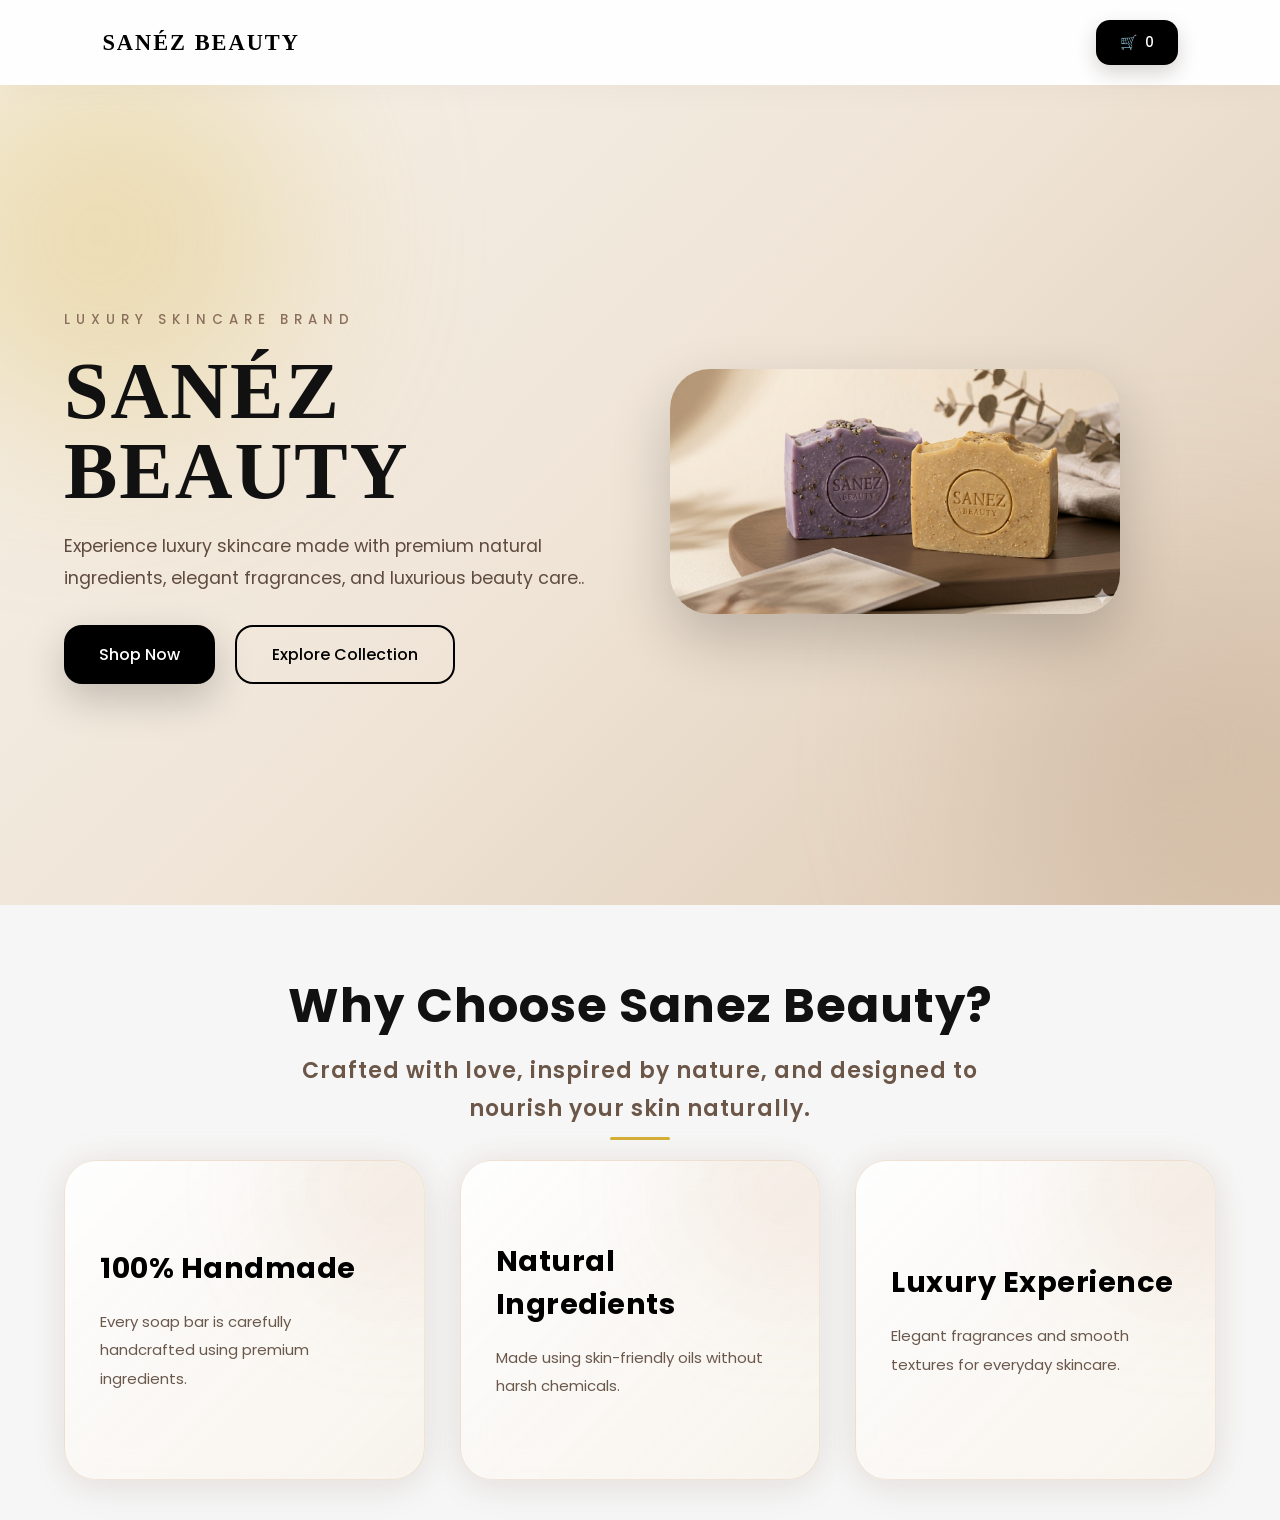
<file: index.html>
<!DOCTYPE html>
<html lang="en">

<head>
    <meta charset="UTF-8" />
    <meta name="viewport" content="width=device-width, initial-scale=1.0" />
    <title>SANÉZ BEAUTY</title>

    <link rel="preconnect" href="https://fonts.googleapis.com">
    <link rel="preconnect" href="https://fonts.gstatic.com" crossorigin>

    <link href="https://fonts.googleapis.com/css2?family=Poppins:wght@300;400;500;600;700&display=swap"
        rel="stylesheet">

    <link rel="stylesheet" href="style.css">
</head>

<body>

    <!-- NAVBAR (NEW - GLOBAL SYSTEM STARTS) -->
    <nav class="navbar">
        <div class="logo">SANÉZ BEAUTY</div>

        <button class="cart-btn" onclick="openCart()">
            🛒 <span id="cartCount">0</span>
        </button>
    </nav>

    <!-- HERO (UNCHANGED DESIGN) -->
    <section class="hero">
        <div class="glow glow1"></div>
        <div class="glow glow2"></div>

        <div class="hero-content">
            <div class="hero-text hidden">
                <small>Luxury skincare brand</small>
                <h1 class="hh">SANÉZ BEAUTY</h1>

                <p>
                    Experience luxury skincare made with premium natural ingredients, elegant fragrances, and luxurious
                    beauty care..
                </p>

                <div class="buttons">
                    <!-- NOW FUNCTIONAL -->
                    <button class="btn primary-btn" onclick="goToShop()">
                        Shop Now
                    </button>

                    <button class="btn secondary-btn" onclick="goToShop()">
                        Explore Collection
                    </button>
                </div>
            </div>

            <div class="hero-image hidden">
                <img src="soap.png" alt="Soap">
            </div>
        </div>
    </section>

    <!-- FEATURES (UNCHANGED DESIGN) -->
    <section>
        <div class="section-title hidden">
            <h2>Why Choose Sanez Beauty?</h2>

            <p>
                Crafted with love, inspired by nature, and designed to nourish your skin naturally.
            </p>
        </div>

        <div class="features-grid">
            <div class="feature-card hidden">
                <h3>100% Handmade</h3>
                <p>Every soap bar is carefully handcrafted using premium ingredients.</p>
            </div>

            <div class="feature-card hidden">

                <h3>Natural Ingredients</h3>
                <p>Made using skin-friendly oils without harsh chemicals.</p>
            </div>

            <div class="feature-card hidden">
                    
                <h3>Luxury Experience</h3>
                <p>Elegant fragrances and smooth textures for everyday skincare.</p>
            </div>
        </div>
    </section>

    <script src="app.js"></script>
</body>

</html>
</file>
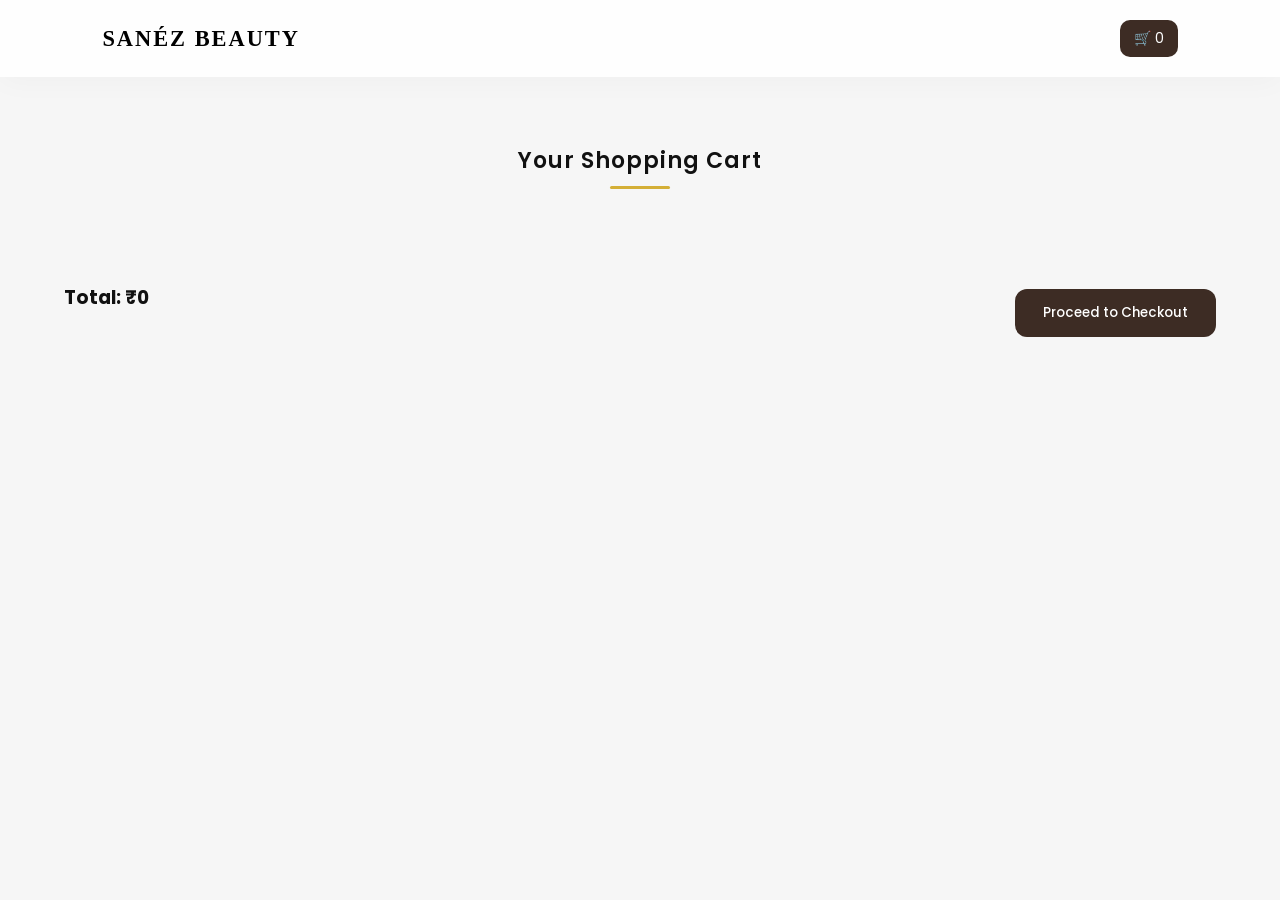
<file: cart.html>
<!DOCTYPE html>
<html lang="en">
<head>
  <meta charset="UTF-8">
  <meta name="viewport" content="width=device-width, initial-scale=1.0">
  <title>Your Cart - SANÉZ BEAUTY</title>

  <link href="https://fonts.googleapis.com/css2?family=Poppins:wght@300;400;500;600;700&display=swap" rel="stylesheet">

  <link rel="stylesheet" href="style.css">
</head>

<body>

<!-- NAVBAR -->
<nav class="navbar">
  <div class="logo">SANÉZ BEAUTY</div>

  <div class="cart" onclick="goToShop()">
    🛒 <span id="cartCount">0</span>
  </div>
</nav>

<!-- CART SECTION -->
<section class="cart-page">

  <h2 class="section-title">Your Shopping Cart</h2>

  <div id="cartItems" class="cart-container"></div>

  <div class="cart-footer">
    <h3 id="totalPrice">Total: ₹0</h3>

    <button onclick="goToPayment()" class="checkout-btn">
      Proceed to Checkout
    </button>
  </div>

</section>

<script src="app.js"></script>
</body>
</html>
</file>
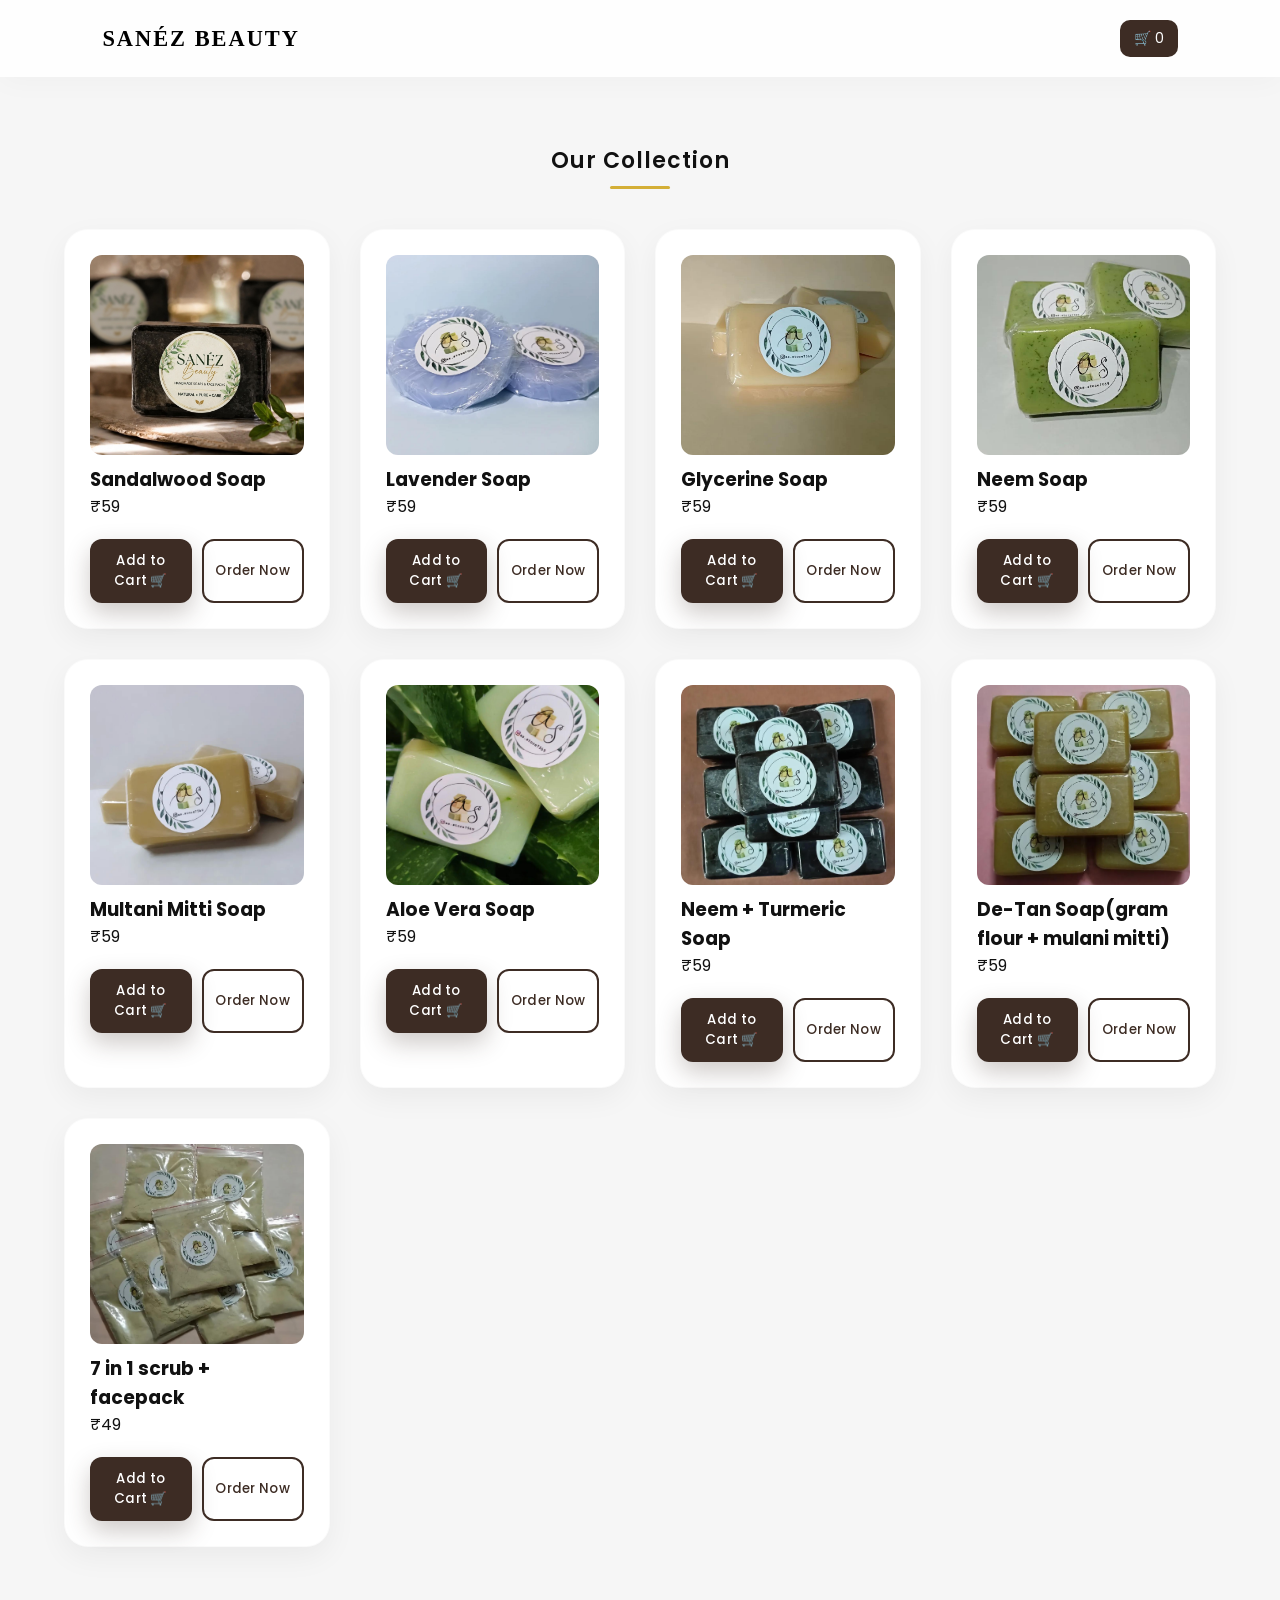
<file: container.html>
<!DOCTYPE html>
<html lang="en">
<head>
  <meta charset="UTF-8">
  <meta name="viewport" content="width=device-width, initial-scale=1.0">
  <title>SANÉZ BEAUTY - Collection</title>

  <link href="https://fonts.googleapis.com/css2?family=Poppins:wght@300;400;500;600;700&display=swap" rel="stylesheet">

  <script src="https://cdnjs.cloudflare.com/ajax/libs/gsap/3.12.2/gsap.min.js"></script>

  <link rel="stylesheet" href="style.css">
</head>

<body>

<!-- NAVBAR (GLOBAL) -->
<nav class="navbar">
  <div class="logo">SANÉZ BEAUTY</div>

  <div class="cart" onclick="openCart()">
    🛒 <span id="cartCount">0</span>
  </div>
</nav>

<!-- TITLE -->
<section class="page active">
  <h2 class="section-title">Our Collection</h2>

  <div id="products" class="grid"></div>
</section>

<script src="app.js"></script>
</body>
</html>
</file>
<file: style.css>
/* ==========================================================================
   1. GLOBAL STYLES & VARIABLES
   ========================================================================== */
.navbar{
  position:sticky;
  top:0;
  z-index:1000;
  display:flex;
  justify-content:space-between;
  align-items:center;
  padding:18px 30px;
  background:rgba(255,255,255,0.6);
  backdrop-filter:blur(10px);
}
.imgBox{
  width:100%;
  height:200px;
  overflow:hidden;
  border-radius:12px;
  margin-bottom:10px;
}
.imgBox{
  width:100%;
  height:200px;
  overflow:hidden;
  border-radius:12px;
  margin-bottom:10px;
}
button{
  font-family: 'Poppins', sans-serif;
}

/* Base product buttons */
.card button{
  width: 48%;
  padding: 12px 10px;
  margin-top: 10px;
  border: none;
  border-radius: 12px;
  cursor: pointer;
  font-weight: 500;
  transition: all 0.3s ease;
  letter-spacing: 0.3px;
}

/* ADD TO CART BUTTON */
.card button:first-of-type{
  background: #3d2c24;
  color: #fff;
  box-shadow: 0 10px 25px rgba(61,44,36,0.25);
}

/* BUY NOW BUTTON */
.card button:last-of-type{
  background: transparent;
  border: 2px solid #3d2c24;
  color: #3d2c24;
}

/* HOVER EFFECTS */
.card button:hover{
  transform: translateY(-4px);
}

.card button:first-of-type:hover{
  background: #2b1f19;
}
.btn-group{
  display:flex;
  justify-content:space-between;
  gap:10px;
  margin-top:10px;
}
.card button:last-of-type:hover{
  background: #3d2c24;
  color: white;
}
.imgBox img{
  width:100%;
  height:100%;
  object-fit:cover;
  transition:0.4s ease;
}

.card:hover img{
  transform:scale(1.08);
}
.imgBox img{
  width:100%;
  height:100%;
  object-fit:cover;
  transition:0.4s ease;
}
.cart-page{
  padding:80px 8%;
}

.cart-container{
  display:flex;
  flex-direction:column;
  gap:20px;
  margin-top:30px;
}

.cart-item{
  display:flex;
  align-items:center;
  justify-content:space-between;
  background:rgba(255,255,255,0.7);
  padding:15px;
  border-radius:15px;
  backdrop-filter:blur(10px);
  box-shadow:0 10px 30px rgba(0,0,0,0.08);
}

.cart-img img{
  width:80px;
  height:80px;
  border-radius:12px;
  object-fit:cover;
}

.cart-info{
  flex:1;
  margin-left:20px;
}

.qty button{
  background:#3d2c24;
  color:white;
  border:none;
  padding:10px 14px;
  border-radius:10px;
  cursor:pointer;
}
.cart-btn{
  background:#3d2c24;
  color:white;
  border:none;
  padding:10px 16px;
  border-radius:12px;
  cursor:pointer;
  font-family:'Poppins', sans-serif;
  font-size:14px;
  display:flex;
  align-items:center;
  gap:8px;
  transition:0.3s ease;
}

.cart-btn:hover{
  transform:translateY(-3px);
  background:#2b1f19;
}
.cart-footer{
  margin-top:40px;
  display:flex;
  justify-content:space-between;
  align-items:center;
}

.payment{
  padding:60px 8%;
  display:flex;
  flex-direction:column;
  align-items:center;
}

/* MAIN WRAPPER (KEY FIX) */
.payment-box{
  display:grid;
  grid-template-columns: 1.2fr 1fr;
  gap:30px;
  width:100%;
  max-width:1000px;   /* 🚨 FIXES WIDE EMPTY SPACE */
  margin-top:30px;
}

/* BOTH CARDS */
.order-summary,
.qr-box{
  background:rgba(255,255,255,0.75);
  padding:25px;
  border-radius:18px;
  backdrop-filter:blur(12px);
  box-shadow:0 10px 25px rgba(0,0,0,0.08);
  min-height:320px;  /* 🚨 BALANCED HEIGHT */
}

/* ORDER LIST */
#orderDetails p{
  margin:8px 0;
  font-size:14px;
  color:#3d2c24;
}

/* QR IMAGE FIX */
.qr-box{
  background:rgba(255,255,255,0.75);
  padding:25px;
  border-radius:18px;
  backdrop-filter:blur(12px);
  box-shadow:0 10px 25px rgba(0,0,0,0.08);

  /* 🔥 CENTER EVERYTHING */
  display:flex;
  flex-direction:column;
  justify-content:center;
  align-items:center;
  text-align:center;

  min-height:320px;
}

/* TITLE ALIGN */
.section-title{
  text-align:center;
}

/* BUTTON FIX */
.checkout-btn{
  margin-top:30px;
  background:#3d2c24;
  color:white;
  border:none;
  padding:14px 28px;
  border-radius:12px;
  cursor:pointer;
  transition:0.3s;
}

.checkout-btn:hover{
  transform:translateY(-3px);
  background:#2b1f19;
}
.card:hover img{
  transform:scale(1.08);
}
.logo{
  font-weight:700;
  color:#3d2c24;
  letter-spacing:1px;
}
.section-title{
  text-align:center;
  margin:30px 0;
  font-size:2rem;
}
.cart{
  background:#3d2c24;
  color:white;
  padding:8px 14px;
  border-radius:10px;
  font-size:14px;
}
   * {
  margin: 0;
  padding: 0;
  box-sizing: border-box;
  scroll-behavior: smooth;
  font-family: 'Poppins', sans-serif;
}

:root {
  --bg: #f7f2eb;           /* main background */
  --primary: #3d2c24;      /* dark chocolate (buttons, text) */
  --secondary: #5f4b3f;    /* soft text */
  --accent: #d7b899;       /* warm glow */
  --accent-2: #b79d84;     /* deeper luxury tone */
  --card: rgba(255, 255, 255, 0.7);
  --shadow: rgba(0, 0, 0, 0.12);
}

body {
  background: var(--bg);
  color: var(--primary);
  overflow-x: hidden;
}

section {
  padding: 100px 8%;
}

/* ==========================================================================
   2. SINGLE PAGE APPLICATION (SPA) SYSTEM
   ========================================================================== */
.page {
  display: none; /* Hidden by default */
  animation: fadeIn 0.4s ease-in-out forwards;
}

.page.active {
  display: block; /* Visible when triggered by JavaScript */
}

@keyframes fadeIn {
  from { opacity: 0; transform: translateY(10px); }
  to { opacity: 1; transform: translateY(0); }
}

/* ==========================================================================
   3. STICKY STYLISH NAVBAR
   ========================================================================== */
.navbar {
  display: flex;
  justify-content: space-between;
  align-items: center;
  padding: 20px 8%;
  background: rgba(255, 255, 255, 0.85);
  backdrop-filter: blur(10px);
  position: sticky;
  top: 0;
  z-index: 1000;
  box-shadow: 0 4px 30px rgba(0, 0, 0, 0.03);
}

.navbar .logo {
  font-size: 1.4rem;
  font-weight: 700;
  letter-spacing: 2px;
  cursor: pointer;
  color: var(--primary);
}

.cart-btn {
  background: var(--primary);
  color: white;
  padding: 12px 24px;
  border: none;
  border-radius: 14px;
  font-weight: 500;
  cursor: pointer;
  transition: 0.3s ease;
  box-shadow: 0 8px 20px rgba(61, 44, 36, 0.2);
}

.cart-btn:hover {
  transform: translateY(-2px);
  background: var(--secondary);
}

/* ==========================================================================
   4. LUXURY HERO SECTION
   ========================================================================== */
.hero {
  min-height: calc(100vh - 80px); /* Adjusts perfectly below sticky navbar */
  display: flex;
  align-items: center;
  justify-content: center;
  position: relative;
  overflow: hidden;
  background: linear-gradient(135deg, #f7f2eb, #efe4d6, #dcc7b1);
  padding: 60px 8%;
}

.glow {
  position: absolute;
  width: 400px;
  height: 400px;
  border-radius: 50%;
  filter: blur(100px);
  opacity: 0.3;
  animation: pulse 5s infinite alternate;
}

.glow1 {
  top: -50px;
  left: -100px;
  background: var(--accent);
}

.glow2 {
  bottom: -50px;
  right: -100px;
  background: var(--accent-2);
}

@keyframes pulse {
  from { transform: scale(1); }
  to { transform: scale(1.2); }
}

.hero-content {
  display: grid;
  grid-template-columns: repeat(auto-fit, minmax(320px, 1fr));
  gap: 60px;
  align-items: center;
  width: 100%;
  position: relative;
  z-index: 2;
}

.hero-text small {
  letter-spacing: 6px;
  text-transform: uppercase;
  color: #8b6f5c;
  font-weight: 500;
}

.hero-text h1 {
  font-size: 5rem;
  line-height: 1;
  margin: 20px 0;
  font-weight: 700;
}

.hero-text p {
  font-size: 1.1rem;
  color: var(--secondary);
  line-height: 1.8;
  margin-bottom: 30px;
  max-width: 550px;
}

/* Buttons Container */
.buttons {
  display: flex;
  gap: 20px;
  flex-wrap: wrap;
}

/* Unified Premium Button System */
.btn {
  padding: 15px 35px;
  border-radius: 18px;
  border: none;
  cursor: pointer;
  font-size: 1rem;
  font-weight: 500;
  transition: 0.4s ease;
  display: inline-block;
  text-align: center;
}

.primary-btn {
  background: var(--primary);
  color: white;
  box-shadow: 0 15px 40px rgba(0, 0, 0, 0.2);
}

.secondary-btn {
  border: 2px solid var(--primary);
  background: transparent;
  color: var(--primary);
}

.btn:hover {
  transform: translateY(-5px) scale(1.03);
}

/* Responsive Image Component */
.hero-image img {
  width: 100%;
  max-width: 450px;
  border-radius: 40px;
  box-shadow: 0 25px 60px rgba(0, 0, 0, 0.2);
  transition: 0.5s ease;
}

.hero-image img:hover {
  transform: scale(1.04);
}

/* ==========================================================================
   5. FEATURES & SECTION HEADER STYLING
   ========================================================================== */
.section-title {
  text-align: center;
  margin-bottom: 60px;
}

.section-title h2 {
  font-size: 3rem;
  margin-bottom: 15px;
  font-weight: 700;
}

.section-title p {
  color: #6b5648;
  max-width: 700px;
  margin: auto;
  line-height: 1.7;
}

.features-grid {
  display: grid;
  grid-template-columns: repeat(auto-fit, minmax(280px, 1fr));
  gap: 35px;
}

/* PREMIUM FEATURE CARD */
.feature-card {

  position: relative;
  overflow: hidden;

  background:
    linear-gradient(
      135deg,
      rgba(255,255,255,0.85),
      rgba(247,242,235,0.95)
    );

  backdrop-filter: blur(18px);
  -webkit-backdrop-filter: blur(18px);

  border-radius: 32px;

  padding: 45px 35px;

  min-height: 320px; /* INCREASED HEIGHT */

  transition: 0.45s ease;

  border: 1px solid rgba(215,184,153,0.35);

  box-shadow:
    0 10px 40px rgba(0,0,0,0.06),
    0 0 30px rgba(215,184,153,0.18);

  display: flex;
  flex-direction: column;
  justify-content: center;
}

/* SOFT GLOW EFFECT */
.feature-card::before {

  content: "";

  position: absolute;

  width: 220px;
  height: 220px;

  background: rgba(215,184,153,0.18);

  border-radius: 50%;

  top: -80px;
  right: -80px;

  filter: blur(50px);

  z-index: 0;
}

/* HOVER EFFECT */
.feature-card:hover {

  transform: translateY(-12px);

  box-shadow:
    0 20px 60px rgba(0,0,0,0.08),
    0 0 45px rgba(215,184,153,0.35);

}

/* TEXT ABOVE GLOW */
.feature-card h3,
.feature-card p {
  position: relative;
  z-index: 2;
}

/* HEADING */
.feature-card h3 {

  margin-bottom: 18px;

  font-size: 1.8rem;

  color: var(--primary);

  letter-spacing: 0.5px;
}

/* DESCRIPTION */
.feature-card p {

  color: #6a584d;

  line-height: 1.9;

  font-size: 15px;
}

/* MOBILE */
@media (max-width: 768px) {

  .feature-card {

    min-height: auto;

    padding: 35px 25px;

  }

  .feature-card h3 {
    font-size: 1.5rem;
  }

}

/* ==========================================================================
   6. E-COMMERCE GRID, CARDS & INTERFACE ELEMENTS
   ========================================================================== */
.grid {
  display: grid;
  grid-template-columns: repeat(auto-fit, minmax(260px, 1fr));
  gap: 30px;
  padding: 20px 0;
}

/* Upgraded E-commerce Card to match premium aesthetic */
.card {
  background: white;
  padding: 25px;
  border-radius: 24px;
  box-shadow: 0 10px 30px rgba(0, 0, 0, 0.05);
  transition: 0.3s ease;
  border: 1px solid rgba(0, 0, 0, 0.02);
}

.card:hover {
  transform: translateY(-5px);
  box-shadow: 0 15px 40px rgba(61, 44, 36, 0.08);
}

/* Premium Form Inputs */
input, .form-input {
  display: block;
  padding: 14px 20px;
  margin: 15px 0;
  width: 100%;
  max-width: 500px;
  border: 1.5px solid #e1dcd5;
  background-color: white;
  border-radius: 14px;
  font-size: 1rem;
  color: var(--primary);
  transition: 0.3s ease;
}

input:focus, .form-input:focus {
  outline: none;
  border-color: var(--accent-2);
  box-shadow: 0 0 0 4px rgba(183, 157, 132, 0.15);
}

/* Utility Containers for centered layouts */
.checkout-container, .form-container, .success-container {
  display: flex;
  flex-direction: column;
  align-items: center;
  justify-content: center;
  max-width: 500px;
  margin: 0 auto;
  text-align: center;
}

.checkout-container img {
  border-radius: 20px;
  margin-bottom: 20px;
  box-shadow: 0 10px 30px rgba(0,0,0,0.05);
}

/* ==========================================================================
   7. SCROLL INTERACTION UTILITIES (GSAP / Vanilla JS)
   ========================================================================== */
.hidden {
  opacity: 0;
  transform: translateY(40px);
  transition: all 1s ease;
}

.show {
  opacity: 1;
  transform: translateY(0);
}

/* ==========================================================================
   8. RESPONSIVE DESIGN BREAKPOINTS
   ========================================================================== */
@media(max-width: 768px) {
  section {
    padding: 60px 5%;
  }

  .navbar {
    padding: 15px 5%;
  }

  .hero-text h1 {
    font-size: 3.5rem;
  }

  .section-title h2 {
    font-size: 2.3rem;
  }

  .hero-content {
    gap: 40px;
  }
}
.form-section {
  min-height: 100vh;
  display: flex;
  flex-direction: column;
  justify-content: center;
  align-items: center;
  padding: 30px;
  background: #f7f7f7;
}
#orderForm {
  width: 100%;
  max-width: 700px;
  background: white;
  padding: 25px;
  border-radius: 16px;
  box-shadow: 0 10px 30px rgba(0,0,0,0.08);
  display: flex;
  flex-direction: column;
  gap: 12px;
}
#orderForm input,
#orderForm textarea {
  padding: 12px 14px;
  border: 1px solid #ddd;
  border-radius: 10px;
  font-size: 14px;
  outline: none;
  font-family: 'Poppins', sans-serif;
}

#orderForm input:focus,
#orderForm textarea:focus {
  border-color: #000;
}
#orderForm textarea {
  resize: none;
  height: 80px;   /* smaller than default */
}
#orderForm button {
  padding: 12px;
  border: none;
  border-radius: 10px;
  background: black;
  color: white;
  font-size: 15px;
  cursor: pointer;
  transition: 0.3s;
}

#orderForm button:hover {
  background: #333;
}
.address-group {
  display: flex;
  flex-direction: column;
  gap: 10px;
}

.address-group input,
.address-group select {
  padding: 12px 14px;
  border: 1px solid #ddd;
  border-radius: 10px;
  font-size: 14px;
  outline: none;
  font-family: 'Poppins', sans-serif;
}

.address-group input:focus,
.address-group select:focus {
  border-color: #000;
}
#orderForm input,
#orderForm select {
  width: 100%;
}
@media (max-width: 768px) {
  #orderForm {
    grid-template-columns: 1fr; /* single column on mobile */
    max-width: 95%;
  }

  #orderForm textarea,
  #orderForm button,
  .address-group {
    grid-column: span 1;
  }
}
#orderForm {
  border: 1px solid rgba(0, 0, 0, 0.2);
  box-shadow:
    0 10px 30px rgba(0, 0, 0, 0.08),
    0 0 25px rgba(0, 0, 0, 0.4),
    0 0 40px rgba(0, 0, 0, 0.2);
}
:root {
  --bg: #f6f6f6;
  --card: #ffffff;
  --text: #111111;
  --muted: #777777;
  --primary: #000000;
  --accent: #d4af37; /* luxury gold */
  --shadow: 0 10px 30px rgba(0,0,0,0.08);
}

body {
  margin: 0;
  font-family: 'Poppins', sans-serif;
  background: var(--bg);
  color: var(--text);
  scroll-behavior: smooth;
}
button {
  border: none;
  padding: 12px 18px;
  border-radius: 12px;
  background: linear-gradient(135deg, #000, #222);
  color: white;
  font-weight: 500;
  cursor: pointer;
  transition: all 0.3s ease;
}

button:hover {
  transform: translateY(-2px);
  box-shadow: 0 10px 20px rgba(0,0,0,0.15);
}
.payment-box,
#orderForm {
  background: var(--card);
  border-radius: 18px;
  box-shadow: var(--shadow);
  border: 1px solid rgba(0,0,0,0.05);
  transition: all 0.3s ease;
}

.payment-box:hover,
#orderForm:hover {
  transform: translateY(-5px);
  box-shadow: 0 20px 50px rgba(0,0,0,0.12);
}
.section-title {
  font-size: 28px;
  text-align: center;
  font-weight: 600;
  margin-bottom: 20px;
  letter-spacing: 1px;
}

.section-title::after {
  content: "";
  width: 60px;
  height: 3px;
  background: var(--accent);
  display: block;
  margin: 10px auto 0;
  border-radius: 5px;
}
input,
select,
textarea {
  width: 100%;
  padding: 12px 14px;
  border-radius: 10px;
  border: 1px solid #e0e0e0;
  font-size: 14px;
  outline: none;
  transition: 0.3s;
  background: #fff;
}

input:focus,
select:focus,
textarea:focus {
  border-color: var(--accent);
  box-shadow: 0 0 10px rgba(212,175,55,0.2);
}
.qr-box {
  text-align: center;
  padding: 20px;
}

.qr-box img {
  border-radius: 12px;
  padding: 10px;
  background: white;
  box-shadow: 0 10px 25px rgba(0,0,0,0.08);
}
.success-container {
  animation: pop 0.6s ease;
}

@keyframes pop {
  from {
    transform: scale(0.8);
    opacity: 0;
  }
  to {
    transform: scale(1);
    opacity: 1;
  }
}
html, body {
  overflow-x: hidden !important;
  width: 100%;
}
section,
.payment,
.form-section {
  padding: 40px 5% !important;
  width: 100%;
  box-sizing: border-box;
}
.payment-box {
  grid-template-columns: 1fr !important;
  width: 100%;
  max-width: 100% !important;
  gap: 20px;
}
.card,
.order-summary,
.qr-box,
#orderForm {
  width: 100% !important;
  max-width: 100% !important;
  box-sizing: border-box;
}
input,
select,
textarea {
  width: 100% !important;
  max-width: 100%;
  box-sizing: border-box;
}
button,
.checkout-btn,
.cart-btn {
  width: auto;
  max-width: 100%;
}
@media (max-width: 768px) {

  .hero-text h1 {
    font-size: 2.2rem !important;
  }

  section {
    padding: 30px 5% !important;
  }

  .navbar {
    padding: 12px 5% !important;
  }

  .payment-box {
    grid-template-columns: 1fr !important;
  }

  #orderForm {
    max-width: 100% !important;
    padding: 20px !important;
  }

  .btn-group {
    flex-direction: column;
  }

  .card button {
    width: 100% !important;
  }

}

.section-title {
  font-size: 22px !important;
  line-height: 1.3;
}
.logo{
  font-family: "Times New Roman", "Times NR MT Pro", serif;
  font-weight: 400;
  letter-spacing: 2px;
}
.hh{
  font-family: "Times New Roman", "Times NR MT Pro", serif;
  font-weight: 400;
  letter-spacing: 2px;
}
</file>
